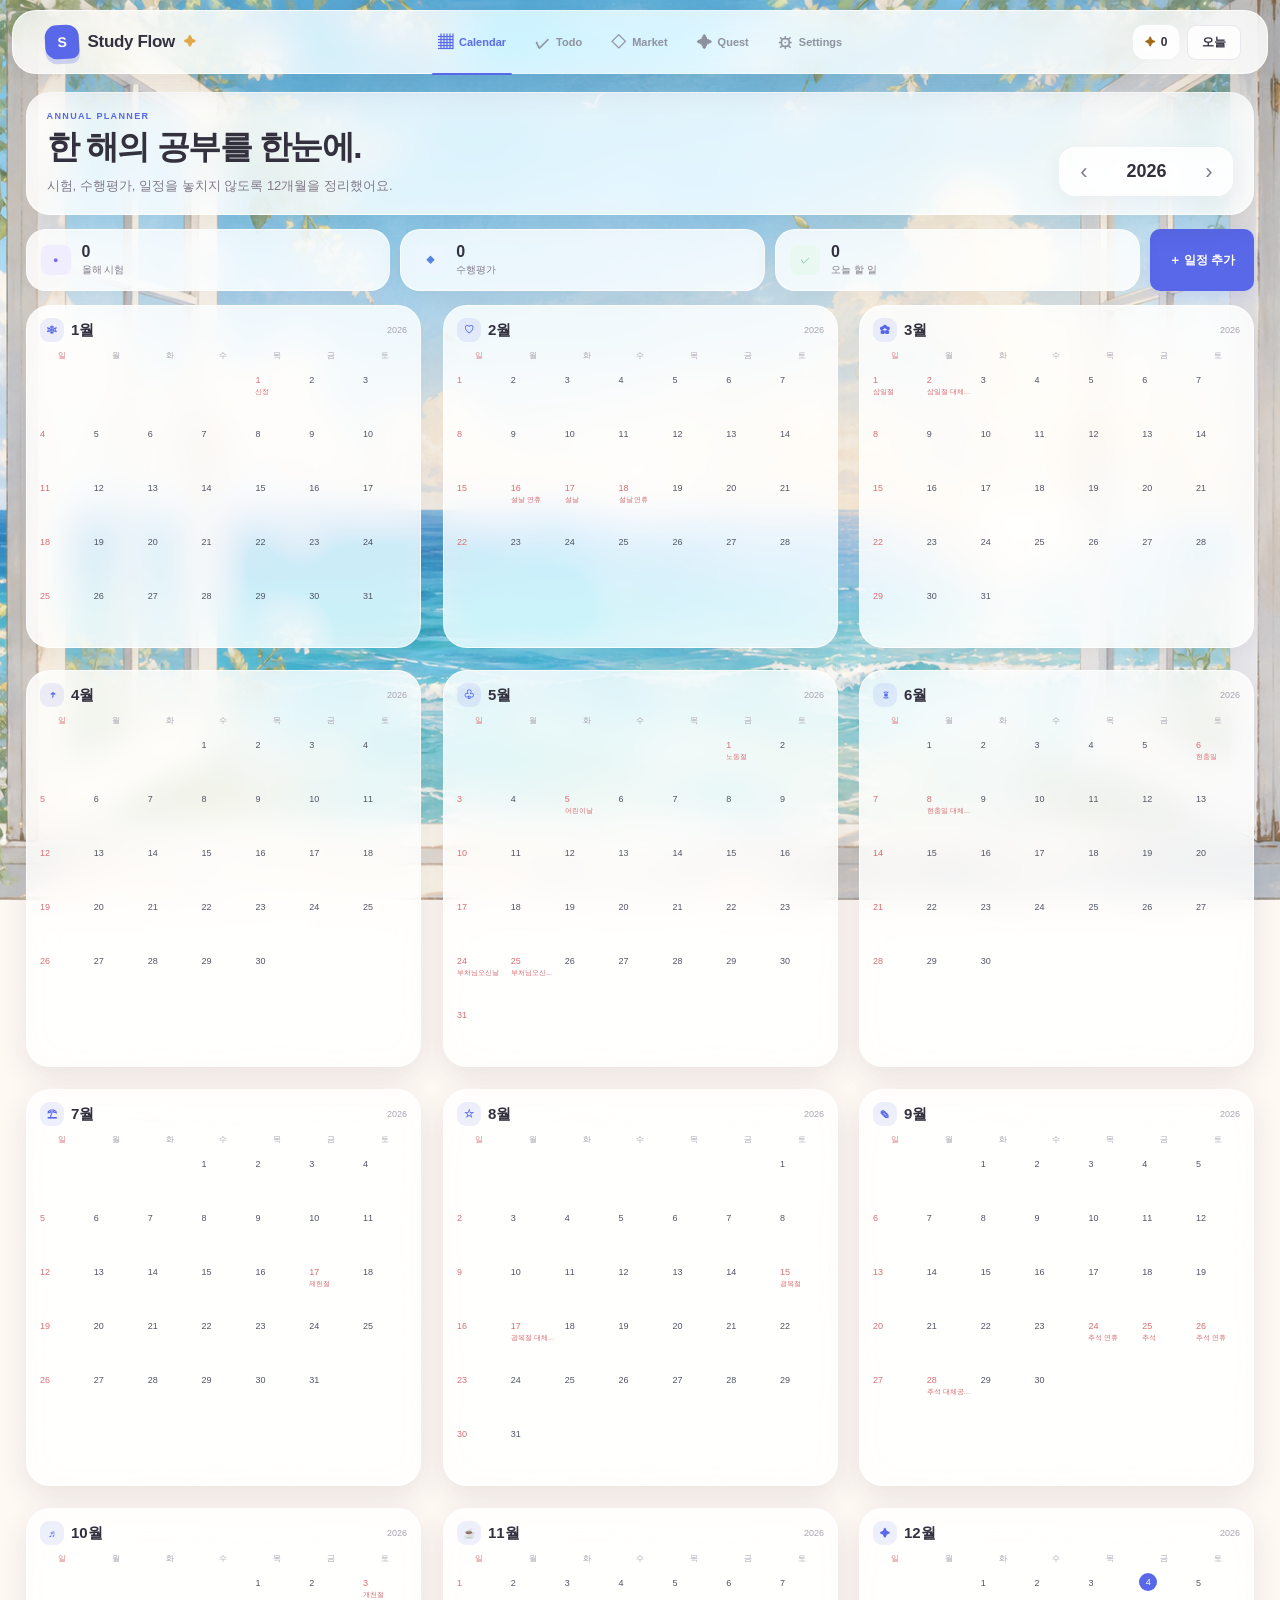
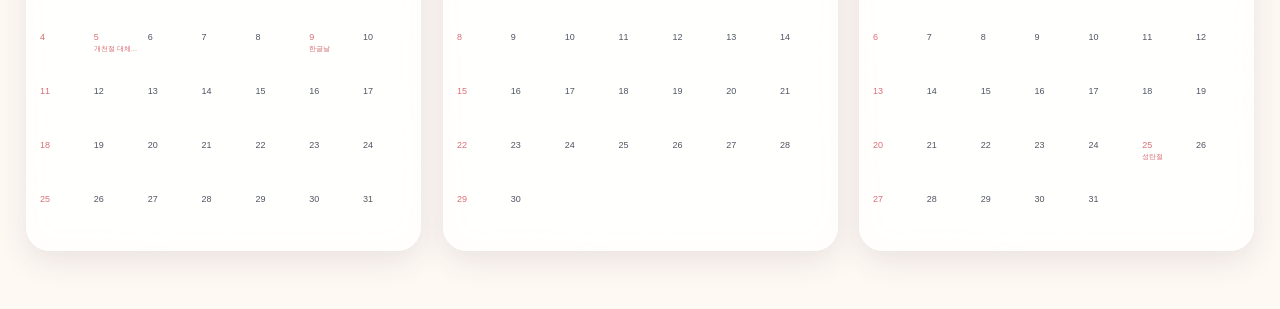
<file: index.html>
<!doctype html>
<html lang="ko">
<head>
  <meta charset="utf-8">
  <meta name="viewport" content="width=device-width, initial-scale=1, viewport-fit=cover">
  <meta name="theme-color" content="#5868e8">
  <meta name="description" content="연간 학사 일정, 시험과 수행평가, 과목별 메모와 Todo를 관리하는 스터디 플래너">
  <meta property="og:title" content="Study Flow">
  <meta property="og:description" content="한 해의 공부를 한눈에">
  <meta name="twitter:card" content="summary_large_image">
  <meta name="twitter:title" content="Study Flow">
  <meta name="twitter:description" content="한 해의 공부를 한눈에">
  <title>Study Flow | 스터디 플래너</title>
    <link rel="stylesheet" href="styles.css">
</head>
<body>
  <div class="app-background" aria-hidden="true"></div>
  <svg class="liquid-defs" aria-hidden="true" width="0" height="0">
    <defs>
      <filter id="liquid-glass-distortion" x="-20%" y="-20%" width="140%" height="140%">
        <feTurbulence type="fractalNoise" baseFrequency="0.012 0.02" numOctaves="2" seed="7" result="noise"/>
        <feGaussianBlur in="noise" stdDeviation="0.7" result="softNoise"/>
        <feDisplacementMap in="SourceGraphic" in2="softNoise" scale="16" xChannelSelector="R" yChannelSelector="B"/>
      </filter>
    </defs>
  </svg>
  <header class="topbar">
    <button class="brand" data-action="page" data-page="calendar" aria-label="Study Flow 홈"><span class="brand-mark">S</span>Study Flow <span class="brand-sparkle">✦</span></button>
    <div class="top-actions"><span class="token-chip" title="보유 토큰">✦ <b id="token-balance">0</b></span><button class="today-button" data-action="today">오늘</button></div>
  </header>
  <nav class="nav" aria-label="주 메뉴">
      <button class="active" data-action="page" data-page="calendar"><span class="nav-icon">▦</span>Calendar</button>
      <button data-action="page" data-page="todo"><span class="nav-icon">✓</span>Todo</button>
      <button data-action="page" data-page="market"><span class="nav-icon">◇</span>Market</button>
      <button data-action="page" data-page="quests"><span class="nav-icon">✦</span>Quest</button>
      <button data-action="page" data-page="settings"><span class="nav-icon">⚙</span>Settings</button>
  </nav>

  <main class="workspace">
    <section class="view active" id="calendar-view">
      <div class="page-head">
        <div><p class="eyebrow">ANNUAL PLANNER</p><h1>한 해의 공부를 한눈에.</h1><p class="subtitle">시험, 수행평가, 일정을 놓치지 않도록 12개월을 정리했어요.</p></div>
        <div class="year-switcher"><button data-action="year-prev" aria-label="이전 연도">‹</button><input id="year-input" type="number" min="1900" max="2100" aria-label="연도"><button data-action="year-next" aria-label="다음 연도">›</button></div>
      </div>
      <div class="summary" id="summary"></div>
      <div class="mobile-month-nav"><button data-action="month-prev" aria-label="이전 달">‹</button><strong id="mobile-month-label"></strong><button data-action="month-next" aria-label="다음 달">›</button></div>
      <div class="months" id="months"></div>
    </section>

    <section class="view" id="todo-view">
      <div class="page-head"><div><p class="eyebrow">FOCUS LIST</p><h1>오늘 할 공부</h1><p class="subtitle">작은 할 일을 끝내며 큰 목표에 가까워져요.</p></div><div class="section-progress"><b id="open-count">0</b><span>남은 할 일</span></div></div>
      <div class="todo-layout">
        <aside class="composer card">
          <div class="card-head"><span class="small-icon">＋</span><div><h2>새 할 일</h2><p>공부할 내용을 빠르게 기록하세요.</p></div></div>
          <form class="form" id="todo-form">
            <label>제목<input name="title" required placeholder="예: 수학 문제집 30~40쪽"></label>
            <div class="form-row"><label>과목<select name="subject" id="todo-subject"></select></label><label>마감일<input name="dueDate" type="date"></label></div>
            <label>중요도<div class="segmented" id="priority-picker"><button type="button" data-action="priority" data-value="low">Low</button><button type="button" class="selected" data-action="priority" data-value="medium">Medium</button><button type="button" data-action="priority" data-value="high">High</button></div></label>
            <label>메모<textarea name="note" rows="3" placeholder="기억할 내용을 적어 두세요."></textarea></label>
            <button class="primary full" type="submit">할 일 추가</button>
          </form>
        </aside>
        <div>
          <div class="filterbar"><div class="filters" id="todo-filters"></div><select id="subject-filter" class="hidden"></select></div>
          <div class="todo-list" id="todo-list"></div>
        </div>
      </div>
    </section>

    <section class="view" id="market-view">
      <div class="page-head market-head"><div><p class="eyebrow">BACKGROUND MARKET</p><h1>공부할수록 열리는 풍경</h1><p class="subtitle">Todo를 완료해 모은 토큰으로 새로운 배경을 잠금 해제하세요.</p></div><div class="wallet-card"><span>✦</span><div><small>보유 토큰</small><b id="market-token-balance">0</b></div></div></div>
      <div class="market-guide"><div><span>✓</span><p><b>Todo 1개 완료</b><small>100 토큰 획득</small></p></div><div><span>10</span><p><b>하루 최대 보상</b><small id="market-daily-progress">0 / 10 완료</small></p></div><div><span>◇</span><p><b>영구 소장</b><small>구매한 배경은 계속 사용 가능</small></p></div></div>
      <div class="market-grid" id="market-grid"></div>
    </section>

    <section class="view" id="quests-view">
      <div class="page-head"><div><p class="eyebrow">DAILY QUEST</p><h1>매일 조금씩, 꾸준하게</h1><p class="subtitle">새로운 공부 도전과 보상 시스템을 준비하고 있어요.</p></div><div class="quest-progress-card"><span id="quest-reward-count">0 / 10</span><small>오늘 Todo 보상</small></div></div>
      <section class="quest-coming card"><div class="quest-orbit" aria-hidden="true"><span>✦</span></div><p class="eyebrow">COMING SOON</p><h2>일일 퀘스트는 추후 업데이트됩니다</h2><p>연속 공부, 과목별 도전, 특별 토큰 보상처럼 매일 새롭게 달성할 수 있는 퀘스트를 준비 중이에요.</p><div class="planned-quests"><span>연속 출석</span><span>집중 공부</span><span>과목 도전</span></div></section>
    </section>

    <section class="view" id="settings-view">
      <div class="page-head"><div><p class="eyebrow">PERSONALIZE</p><h1>나만의 플래너</h1><p class="subtitle">강조색과 과목을 내 공부 방식에 맞게 설정하세요.</p></div></div>
      <div class="settings-grid">
        <section class="settings-card card"><div class="setting-head"><span class="setting-index">01</span><div><h2>화면 스타일</h2><p>강조색과 모든 창의 투명도를 조절하세요.</p></div></div><div class="accent-list" id="accent-list"></div><label class="custom-color"><span><b>Custom color</b><small>원하는 색을 직접 선택하세요.</small></span><input type="color" id="custom-accent"></label><label class="glass-control" for="glass-opacity"><span><b>창 투명도</b><small>모든 리퀴드 글래스 창에 함께 적용돼요.</small></span><div class="opacity-control"><input type="range" id="glass-opacity" min="10" max="100" step="1"><output id="glass-opacity-value" for="glass-opacity">80%</output></div></label></section>
        <section class="settings-card card subjects-card"><div class="setting-head"><span class="setting-index">02</span><div><h2>과목 및 색상</h2><p>시험과 수행평가 태그 색을 설정하세요.</p></div></div><div class="subject-list" id="subject-list"></div><form class="subject-add" id="subject-form"><input name="subjectName" required placeholder="새 과목 이름"><button class="primary" type="submit">＋ 과목 추가</button></form></section>
        <section class="settings-card card storage-card"><div class="setting-head"><span class="setting-index">03</span><div><h2>데이터 저장</h2><p>이 브라우저에 자동 저장됩니다.</p></div></div><div class="storage"><span>◎</span><div><b>Local storage 연결됨</b><small>새로고침해도 일정과 Todo가 유지돼요.</small></div></div></section>
        <section class="settings-card card background-card"><div class="setting-head"><span class="setting-index">04</span><div><h2>배경 일러스트</h2><p>화면 크기에 맞는 전용 배경이 자동으로 적용돼요.</p></div></div><div class="background-list" id="background-list"></div></section>
      </div>
    </section>
  </main>

  <div class="modal-layer hidden" id="modal-layer"><aside class="panel" role="dialog" aria-modal="true" aria-labelledby="panel-title"><div class="panel-head"><div><p>DATE DETAILS</p><h2 id="panel-title"></h2></div><button class="close" data-action="close-panel" aria-label="닫기">×</button></div><div class="panel-body" id="panel-body"></div></aside></div>
  <div class="toast" id="toast" role="status"></div>

    <script src="app.js"></script>
</body>
</html>
</file>
<file: styles.css>
:root {
      --accent:#7b73e8; --accent-soft:#f0efff; --accent-text:#fff;
      --bg:#fff9f4; --card:#fff; --ink:#34313f; --muted:#817b89;
      --subtle:#aaa3b1; --line:#ebe5ee; --danger:#d86272;
      --pink:#fff0f4; --peach:#fff3e6; --mint:#ecf8f2; --lemon:#fff8d9;
      --glass-opacity:.8;
    }
    *{box-sizing:border-box}
    html{min-height:100%;background:var(--bg);-webkit-text-size-adjust:100%}
    body{min-height:100%;margin:0;background:transparent;color:var(--ink);font-family:Arial,"Noto Sans KR",sans-serif}
    .app-background{position:fixed;inset:0;z-index:-1;background:#dae7f4 center/cover no-repeat;transition:background-image .25s ease}
    body[data-background="ocean"] .app-background{background-image:url("assets/backgrounds/ocean-desktop.png")}
    body[data-background="crystal"] .app-background{background-image:url("assets/backgrounds/crystal-desktop.png")}
    body[data-background="grassland"] .app-background{background-image:url("assets/backgrounds/grassland-desktop.png")}
    body[data-background="space"] .app-background{background-image:url("assets/backgrounds/space-desktop.png")}
    body[data-background="cliff"] .app-background{background-image:url("assets/backgrounds/cliff-desktop.png")}
    body[data-background="library"] .app-background{background-image:url("assets/backgrounds/library-desktop.png")}
    body[data-background="cafe"] .app-background{background-image:url("assets/backgrounds/cafe-desktop.png")}
    body[data-background="aquarium"] .app-background{background-image:url("assets/backgrounds/aquarium-desktop.png")}
    body[data-background="neon"] .app-background{background-image:url("assets/backgrounds/neon-desktop.png")}
    body[data-background="clockwork"] .app-background{background-image:url("assets/backgrounds/clockwork-desktop.png")}
    .liquid-defs{position:fixed;pointer-events:none}
    button,input,select,textarea{font:inherit;color:inherit}
    button{touch-action:manipulation}
    button:focus-visible,input:focus-visible,select:focus-visible,textarea:focus-visible{outline:2px solid var(--accent);outline-offset:2px}
    input,select,textarea{width:100%;border:1px solid var(--line);border-radius:10px;background:rgb(255 255 255 / var(--glass-opacity))}
    input:focus,select:focus,textarea:focus{outline:0;border-color:var(--accent);box-shadow:0 0 0 3px var(--accent-soft)}
    textarea{resize:vertical;line-height:1.55}
    .hidden{display:none!important}
    .topbar{position:sticky;top:10px;z-index:30;width:calc(100% - 24px);height:64px;margin:0 12px;display:grid;grid-template-columns:1fr auto;align-items:center;padding:0 2vw;background:rgb(255 255 255 / var(--glass-opacity));border:1px solid rgba(255,255,255,.75);border-radius:24px;box-shadow:0 10px 35px rgba(53,49,70,.12);backdrop-filter:blur(18px) saturate(1.2)}
    .brand{display:flex;align-items:center;gap:9px;width:max-content;border:0;background:transparent;font-size:17px;font-weight:800;letter-spacing:-.02em;cursor:pointer}
    .brand-mark{display:grid;place-items:center;width:34px;height:34px;border-radius:12px 12px 8px 12px;background:var(--accent);color:var(--accent-text);font-size:14px;box-shadow:0 5px 0 color-mix(in srgb,var(--accent) 25%,transparent);transform:rotate(-3deg)}
    .brand-sparkle{color:#e2a84a;font-size:12px}
    .nav{position:fixed;top:10px;left:50%;z-index:31;display:flex;height:64px;gap:17px;transform:translateX(-50%)}
    .nav button{position:relative;display:flex;align-items:center;gap:6px;border:0;background:transparent;color:#8c919d;font-size:11px;font-weight:700;cursor:pointer}
    .nav button.active{color:var(--accent)}
    .nav button.active:after{content:"";position:absolute;right:0;bottom:-1px;left:0;height:2px;border-radius:2px;background:var(--accent)}
    .nav-icon{font-size:15px}
    .top-actions{display:flex;justify-content:flex-end;align-items:center;gap:8px}
    .token-chip{display:flex;align-items:center;gap:5px;min-height:34px;padding:7px 11px;border:1px solid rgba(255,255,255,.8);border-radius:12px;background:rgb(255 255 255 / var(--glass-opacity));color:#a06b18;font-size:11px}.token-chip b{color:var(--ink);font-size:12px}
    .today-button{padding:8px 14px;border:1px solid var(--line);border-radius:9px;background:rgb(255 255 255 / var(--glass-opacity));font-size:12px;font-weight:700;cursor:pointer}
    .workspace{width:100%;margin:0;padding:28px 2vw 58px}
    .view{display:none}.view.active{display:block}
    .page-head{display:flex;justify-content:space-between;align-items:flex-end;gap:20px;margin-bottom:14px;padding:18px 20px;background:rgb(255 255 255 / var(--glass-opacity));border:1px solid rgba(255,255,255,.72);border-radius:24px;box-shadow:0 10px 30px rgba(53,49,70,.1);backdrop-filter:blur(18px) saturate(1.15)}
    .eyebrow{margin:0 0 8px;color:var(--accent);font-size:9px;font-weight:850;letter-spacing:.15em}
    h1{margin:0;font-size:clamp(28px,2.6vw,40px);line-height:1.1;letter-spacing:-.045em}
    .subtitle{margin:10px 0 0;color:var(--muted);font-size:13px;line-height:1.6}
    .year-switcher{display:flex;align-items:center;gap:12px;padding:6px;border:1px solid rgba(255,255,255,.8);border-radius:16px;background:rgb(255 255 255 / var(--glass-opacity));box-shadow:0 7px 22px rgba(31,35,48,.05)}
    .year-switcher button{width:35px;height:35px;border:0;border-radius:8px;background:transparent;color:var(--muted);font-size:22px;cursor:pointer}
    .year-switcher button:hover{background:var(--accent-soft);color:var(--accent)}
    .year-switcher input{width:66px;padding:0;border:0;box-shadow:none;font-size:18px;font-weight:800;text-align:center;appearance:textfield}
    .year-switcher input::-webkit-inner-spin-button{display:none}
    .summary{display:grid;grid-template-columns:repeat(3,minmax(140px,1fr)) auto;gap:10px;margin-bottom:14px}
    .summary-card{display:flex;align-items:center;gap:11px;min-height:62px;padding:11px 14px;border:1px solid rgba(255,255,255,.75);border-radius:20px;background:rgb(255 255 255 / var(--glass-opacity));box-shadow:0 8px 24px rgba(53,49,70,.09);backdrop-filter:blur(16px)}
    .summary-icon{display:grid;place-items:center;width:30px;height:30px;border-radius:8px;font-size:9px}
    .summary-icon.exam{background:#f0edff;color:#806bea}.summary-icon.assignment{background:#edf5ff;color:#5386dc}.summary-icon.todo{background:#eaf8f2;color:#4da88a}
    .summary-card div{display:flex;flex-direction:column}.summary-card b{font-size:16px}.summary-card small{margin-top:2px;color:var(--muted);font-size:10px}
    .primary{border:0;border-radius:10px;background:var(--accent);color:var(--accent-text);font-weight:750;cursor:pointer;box-shadow:0 7px 18px color-mix(in srgb,var(--accent) 18%,transparent)}
    .summary>.primary{padding:0 19px;font-size:12px}
    .mobile-month-nav{display:none}
    .months{display:grid;grid-template-columns:repeat(3,minmax(0,1fr));gap:22px;width:min(100%,1320px);margin-inline:auto;perspective:1200px}
    .month-card{--tilt-rx:0deg;--tilt-ry:0deg;--tilt-scale:1;--shine-x:50%;--shine-y:50%;position:relative;overflow:hidden;border:1px solid rgba(255,255,255,.76);border-radius:24px;background:radial-gradient(circle at var(--shine-x) var(--shine-y),rgba(255,255,255,.28),transparent 38%),rgb(255 255 255 / var(--glass-opacity));box-shadow:0 10px 30px rgba(53,49,70,.11);backdrop-filter:blur(18px) saturate(1.15);transform:perspective(900px) rotateX(var(--tilt-rx)) rotateY(var(--tilt-ry)) scale(var(--tilt-scale));transform-style:preserve-3d;transform-origin:center;transition:transform .55s cubic-bezier(.2,.8,.2,1),box-shadow .35s ease;will-change:transform}
    .month-card.tilt-active{--tilt-scale:1.035;z-index:3;box-shadow:0 22px 48px rgba(35,30,56,.2);transition:transform .08s linear,box-shadow .2s ease}
    .month-title{display:flex;justify-content:space-between;align-items:center;padding:12px 13px 8px}.month-title h2{display:flex;align-items:center;gap:7px;margin:0;font-size:15px}.month-title span{color:var(--subtle);font-size:9px}.month-symbol{display:grid;place-items:center;width:24px;height:24px;border-radius:9px;background:var(--accent-soft);color:var(--accent);font-size:10px;font-style:normal}
    .week,.days{display:grid;grid-template-columns:repeat(7,minmax(0,1fr))}
    .week{padding:0 8px;color:var(--subtle);font-size:8px;text-align:center}.week span:first-child{color:#df7b81}
    .days{padding:6px 8px 10px}
    .day{position:relative;min-width:0;min-height:54px;padding:5px 4px;border:1px solid transparent;border-radius:7px;cursor:pointer;transition:.14s}
    .day:not(.blank):hover{background:#f7f8fa}.day.selected{border-color:var(--accent);background:var(--accent-soft)}
    .day.today .number{display:grid;place-items:center;width:18px;height:18px;margin:-3px 0 0 -3px;border-radius:50%;background:var(--accent);color:var(--accent-text)}
    .day-top{display:flex;justify-content:space-between;gap:2px}.number{font-size:9px;line-height:14px;color:#505562}.day:nth-child(7n+1) .number,.day.holiday .number{color:#d96e75}
    .todo-badge{overflow:hidden;color:var(--accent);font-size:6.8px;white-space:nowrap;text-overflow:ellipsis}
    .holiday-name{display:block;overflow:hidden;margin-top:1px;color:#d96e75;font-size:6.5px;white-space:nowrap;text-overflow:ellipsis}
    .event-pills{display:flex;flex-direction:column;gap:2px;margin-top:3px}
    .event-pill{overflow:hidden;width:100%;padding:2px 3px;border:0;border-left:2px solid;border-radius:3px;font-size:7px;font-weight:750;line-height:1.3;text-align:left;white-space:nowrap;text-overflow:ellipsis;cursor:pointer}
    .more{padding-left:3px;color:var(--muted);font-size:7px;font-weight:750}
    .section-progress{display:flex;flex-direction:column;align-items:flex-end}.section-progress b{color:var(--accent);font-size:28px}.section-progress span{color:var(--muted);font-size:10px}
    .todo-layout{display:grid;grid-template-columns:330px minmax(0,1fr);gap:17px;align-items:start}
    .card{border:1px solid rgba(255,255,255,.75);border-radius:24px;background:rgb(255 255 255 / var(--glass-opacity));box-shadow:0 10px 30px rgba(53,49,70,.1);backdrop-filter:blur(18px) saturate(1.15)}
    .composer{position:sticky;top:84px;padding:23px}
    .card-head{display:flex;align-items:flex-start;gap:11px;margin-bottom:20px}.small-icon{display:grid;place-items:center;width:31px;height:31px;border-radius:9px;background:var(--accent-soft);color:var(--accent);font-weight:800}.card-head h2,.setting-head h2{margin:0;font-size:17px}.card-head p,.setting-head p{margin:4px 0 0;color:var(--muted);font-size:9px;line-height:1.5}
    .form{display:flex;flex-direction:column;gap:14px}.form label,.field{display:flex;flex-direction:column;gap:6px;color:#505663;font-size:10px;font-weight:750}.form input,.form select,.form textarea{padding:10px 11px;font-size:11px;font-weight:500}.form-row{display:grid;grid-template-columns:1fr 1fr;gap:8px}
    .segmented{display:grid;grid-template-columns:repeat(3,1fr);gap:4px;padding:4px;border-radius:9px;background:var(--bg)}.segmented button{padding:7px 4px;border:0;border-radius:7px;background:transparent;color:var(--muted);font-size:9px;font-weight:750;cursor:pointer}.segmented button.selected{background:rgb(255 255 255 / var(--glass-opacity));color:var(--accent);box-shadow:0 2px 7px rgba(30,34,47,.07)}
    .full{width:100%;padding:12px 15px}
    .filterbar{display:flex;justify-content:space-between;align-items:center;gap:10px;min-height:52px;padding:7px;margin-bottom:11px;border:1px solid rgba(255,255,255,.75);border-radius:20px;background:rgb(255 255 255 / var(--glass-opacity));box-shadow:0 8px 24px rgba(53,49,70,.08);backdrop-filter:blur(16px)}
    .filters{display:flex;gap:2px;overflow-x:auto}.filters button{padding:8px 12px;border:0;border-radius:8px;background:transparent;color:var(--muted);font-size:9px;font-weight:750;white-space:nowrap;cursor:pointer}.filters button.active{background:var(--accent-soft);color:var(--accent)}
    .filterbar select{width:116px;padding:7px;font-size:9px}
    .todo-list{display:flex;flex-direction:column;gap:8px}
    .todo-item{display:grid;grid-template-columns:auto minmax(0,1fr) auto;gap:12px;align-items:start;padding:16px;border:1px solid rgba(255,255,255,.75);border-radius:20px;background:rgb(255 255 255 / var(--glass-opacity));box-shadow:0 7px 22px rgba(53,49,70,.08);backdrop-filter:blur(15px)}.todo-item.high{border-left:3px solid #df747b}.todo-item.done{opacity:.62}.todo-item.done h3{text-decoration:line-through}
    .check{display:grid;place-items:center;width:21px;height:21px;border:1.5px solid var(--subject-color,#999);border-radius:6px;background:rgb(255 255 255 / var(--glass-opacity));color:#fff;font-size:11px;cursor:pointer}.todo-item.done .check{border-color:var(--accent);background:var(--accent)}
    .todo-title{display:flex;align-items:center;gap:7px}.todo-title h3{margin:0;font-size:12px}.priority{padding:3px 6px;border-radius:5px;font-size:7px;font-weight:800;text-transform:uppercase}.priority.low{background:#edf4f2;color:#648078}.priority.medium{background:#fbf2e3;color:#a67a3e}.priority.high{background:#fcebec;color:#c75b63}
    .todo-meta{display:flex;gap:10px;margin-top:6px;color:var(--muted);font-size:8px}.dot{display:inline-block;width:6px;height:6px;margin-right:4px;border-radius:50%}.todo-note{margin:8px 0 0;color:var(--muted);font-size:9px}.delete{border:0;background:transparent;color:var(--subtle);font-size:17px;cursor:pointer}.delete:hover{color:var(--danger)}
    .empty-state{display:grid;place-items:center;min-height:240px;padding:35px;border:1px dashed #dadde4;border-radius:13px;background:rgb(255 255 255 / var(--glass-opacity));text-align:center}.empty-state b{font-size:13px}.empty-state p{margin:5px 0 0;color:var(--muted);font-size:10px}
    .wallet-card{display:flex;align-items:center;gap:10px;min-width:140px;padding:11px 14px;border:1px solid rgba(255,255,255,.8);border-radius:18px;background:rgb(255 255 255 / var(--glass-opacity));box-shadow:0 7px 20px rgba(53,49,70,.08)}.wallet-card>span{display:grid;place-items:center;width:34px;height:34px;border-radius:12px;background:#fff4cf;color:#b57a1b;font-size:16px}.wallet-card div{display:flex;flex-direction:column}.wallet-card small{color:var(--muted);font-size:8px}.wallet-card b{margin-top:2px;font-size:18px}
    .market-guide{display:grid;grid-template-columns:repeat(3,1fr);gap:12px;margin-bottom:16px}.market-guide>div{display:flex;align-items:center;gap:10px;padding:13px 15px;border:1px solid rgba(255,255,255,.76);border-radius:18px;background:rgb(255 255 255 / var(--glass-opacity));box-shadow:0 7px 22px rgba(53,49,70,.08)}.market-guide>div>span{display:grid;place-items:center;width:31px;height:31px;border-radius:11px;background:var(--accent-soft);color:var(--accent);font-size:10px;font-weight:850}.market-guide p{display:flex;flex-direction:column;margin:0}.market-guide b{font-size:11px}.market-guide small{margin-top:3px;color:var(--muted);font-size:8px}
    .market-grid{display:grid;grid-template-columns:repeat(3,minmax(0,1fr));gap:18px}.market-card{overflow:hidden;padding:0;transition:transform .2s ease,box-shadow .2s ease}.market-card:hover{transform:translateY(-3px);box-shadow:0 17px 38px rgba(40,34,60,.15)}.market-card.active{outline:2px solid var(--accent);outline-offset:2px}.market-image{position:relative;overflow:hidden;aspect-ratio:16/9}.market-image picture,.market-image img{display:block;width:100%;height:100%}.market-image img{object-fit:cover;transition:transform .35s ease}.market-card:hover .market-image img{transform:scale(1.025)}.ownership{position:absolute;top:10px;right:10px;padding:5px 8px;border-radius:999px;background:rgba(31,34,47,.66);color:#fff;font-size:7px;font-weight:850;letter-spacing:.06em;backdrop-filter:blur(8px)}.ownership.owned{background:rgba(64,147,116,.76)}.market-card-body{padding:14px}.market-title{display:flex;align-items:flex-start;gap:9px}.market-title>span{display:grid;place-items:center;flex:0 0 31px;width:31px;height:31px;border-radius:11px;background:var(--accent-soft);color:var(--accent);font-size:13px}.market-title h2{margin:0;font-size:14px}.market-title p{margin:4px 0 0;color:var(--muted);font-size:8px}.market-buy{width:100%;min-height:40px;margin-top:13px;border:0;border-radius:12px;background:var(--accent);color:var(--accent-text);font-size:10px;font-weight:800;cursor:pointer}.market-buy.owned{background:var(--accent-soft);color:var(--accent)}.market-buy.poor:not(.owned){filter:saturate(.45);opacity:.7}.market-buy:disabled{cursor:default;opacity:.72}
    .quest-progress-card{display:flex;flex-direction:column;align-items:flex-end}.quest-progress-card span{color:var(--accent);font-size:24px;font-weight:850}.quest-progress-card small{margin-top:3px;color:var(--muted);font-size:9px}.quest-coming{display:grid;place-items:center;min-height:430px;padding:44px;text-align:center}.quest-orbit{position:relative;display:grid;place-items:center;width:90px;height:90px;margin-bottom:22px;border:1px dashed color-mix(in srgb,var(--accent) 45%,transparent);border-radius:50%}.quest-orbit:before,.quest-orbit:after{content:"";position:absolute;border:1px solid color-mix(in srgb,var(--accent) 18%,transparent);border-radius:50%}.quest-orbit:before{inset:10px}.quest-orbit:after{inset:24px}.quest-orbit span{display:grid;place-items:center;width:42px;height:42px;border-radius:15px;background:var(--accent);color:var(--accent-text);box-shadow:0 9px 22px color-mix(in srgb,var(--accent) 28%,transparent)}.quest-coming h2{margin:0;font-size:22px}.quest-coming>p:not(.eyebrow){max-width:510px;margin:12px auto 22px;color:var(--muted);font-size:11px;line-height:1.8}.planned-quests{display:flex;flex-wrap:wrap;justify-content:center;gap:8px}.planned-quests span{padding:8px 12px;border:1px solid var(--line);border-radius:999px;background:rgb(255 255 255 / var(--glass-opacity));color:var(--muted);font-size:9px;font-weight:750}
    .settings-grid{display:grid;grid-template-columns:repeat(2,minmax(0,1fr));gap:14px}.settings-card{padding:24px}.subjects-card{grid-row:span 2}.setting-head{display:flex;gap:11px;margin-bottom:20px}.setting-index{color:var(--accent);font-size:9px;font-weight:850}
    .accent-list{display:flex;gap:9px;margin:5px 0 18px}.accent-list button{display:grid;place-items:center;width:35px;height:35px;border:3px solid #fff;border-radius:50%;color:#fff;cursor:pointer;box-shadow:0 0 0 1px var(--line)}.accent-list button.selected{box-shadow:0 0 0 2px var(--accent)}
    .custom-color{display:flex;justify-content:space-between;align-items:center;padding:12px;border:1px solid var(--line);border-radius:10px}.custom-color span{display:flex;flex-direction:column}.custom-color b{font-size:10px}.custom-color small{margin-top:3px;color:var(--muted);font-size:8px}.custom-color input{width:34px;height:31px;padding:1px;cursor:pointer}
    .glass-control{display:flex;justify-content:space-between;align-items:center;gap:16px;margin-top:10px;padding:12px;border:1px solid var(--line);border-radius:10px}.glass-control>span{display:flex;flex-direction:column}.glass-control b{font-size:10px}.glass-control small{margin-top:3px;color:var(--muted);font-size:8px}.opacity-control{display:flex;align-items:center;gap:9px;min-width:160px}.opacity-control input{height:5px;padding:0;border:0;border-radius:10px;accent-color:var(--accent);cursor:pointer}.opacity-control output{min-width:34px;color:var(--accent);font-size:10px;font-weight:800;text-align:right}
    .background-card{grid-column:1/-1}.background-list{display:grid;grid-template-columns:repeat(5,minmax(0,1fr));gap:10px}.background-option{position:relative;overflow:hidden;min-width:0;padding:0;border:2px solid transparent;border-radius:18px;background:rgb(255 255 255 / var(--glass-opacity));cursor:pointer;box-shadow:0 6px 18px rgba(53,49,70,.08);transition:transform .16s,border-color .16s}.background-option:hover{transform:translateY(-2px)}.background-option.selected{border-color:var(--accent);box-shadow:0 0 0 3px var(--accent-soft),0 8px 20px rgba(53,49,70,.12)}.background-option.locked img{filter:saturate(.55) brightness(.72)}.background-option img{display:block;width:100%;aspect-ratio:16/9;object-fit:cover}.background-option>span{display:flex;align-items:center;gap:6px;padding:9px 10px}.background-option i{display:grid;place-items:center;width:22px;height:22px;border-radius:8px;background:var(--accent-soft);color:var(--accent);font-style:normal}.background-option b{overflow:hidden;font-size:10px;white-space:nowrap;text-overflow:ellipsis}.background-option em{margin-left:auto;font-size:9px;font-style:normal}
    .subject-list{display:grid;grid-template-columns:repeat(2,minmax(0,1fr));gap:7px}.subject-row{display:grid;grid-template-columns:auto 1fr auto;align-items:center;gap:7px;padding:9px;border:1px solid var(--line);border-radius:9px}.subject-row input{width:23px;height:23px;padding:0;border:0;cursor:pointer}.subject-row span{overflow:hidden;font-size:10px;font-weight:650;white-space:nowrap;text-overflow:ellipsis}.subject-row button{border:0;background:transparent;color:var(--subtle);cursor:pointer}
    .subject-add{display:grid;grid-template-columns:1fr auto;gap:7px;margin-top:11px}.subject-add input{padding:10px;font-size:10px}.subject-add button{padding:0 13px;font-size:9px}
    .storage{display:flex;align-items:center;gap:11px;padding:13px;border-radius:10px;background:#edf7f3}.storage span{display:grid;place-items:center;width:31px;height:31px;border-radius:9px;background:#ddefe8;color:#3f987a}.storage div{display:flex;flex-direction:column}.storage b{font-size:10px}.storage small{margin-top:3px;color:#6f8e83;font-size:8px}
    .modal-layer{position:fixed;inset:0;z-index:80;background:rgba(27,30,40,.24);backdrop-filter:blur(2px)}
    .panel{position:absolute;top:10px;right:10px;bottom:10px;width:min(430px,calc(100% - 20px));overflow:hidden;background:rgb(255 255 255 / var(--glass-opacity));border:1px solid rgba(255,255,255,.78);border-radius:28px;box-shadow:-18px 0 42px rgba(25,28,37,.16);backdrop-filter:blur(22px)}
    .panel-head{display:flex;justify-content:space-between;gap:15px;padding:23px 22px 18px;border-bottom:1px solid var(--line)}.panel-head p{margin:0 0 6px;color:var(--accent);font-size:8px;font-weight:850;letter-spacing:.13em}.panel-head h2{margin:0;font-size:17px}.close{width:33px;height:33px;border:0;border-radius:9px;background:var(--bg);color:var(--muted);font-size:20px;cursor:pointer}
    .panel-body{height:calc(100% - 86px);overflow-y:auto;padding:20px 22px 30px}.holiday-banner{padding:9px 11px;margin-bottom:9px;border-radius:8px;background:#fff0f1;color:#c45f66;font-size:9px;font-weight:750}
    .back{padding:0;margin-bottom:15px;border:0;background:transparent;color:var(--accent);font-size:9px;font-weight:750;cursor:pointer}.panel h3{margin:0 0 13px;font-size:14px}
    .panel-events{display:flex;flex-direction:column;gap:7px;margin-bottom:13px}.panel-event{display:grid;grid-template-columns:4px 1fr auto;gap:10px;align-items:center;width:100%;padding:11px;border:1px solid var(--line);border-radius:10px;background:rgb(255 255 255 / var(--glass-opacity));text-align:left;cursor:pointer}.panel-event i{width:4px;height:32px;border-radius:4px}.panel-event span{display:flex;flex-direction:column}.panel-event small{color:var(--muted);font-size:8px}.panel-event b{margin-top:3px;font-size:11px}.panel-event em{color:var(--subtle);font-size:19px;font-style:normal}
    .panel-empty{display:grid;place-items:center;min-height:135px;margin-bottom:13px;border:1px dashed #dce0e7;border-radius:11px;color:var(--muted);font-size:9px}
    .detail-title{display:flex;align-items:center;gap:10px;padding:13px;margin-bottom:17px;border-radius:10px;background:var(--bg)}.detail-title>i{width:5px;height:38px;border-radius:4px}.detail-title span{display:flex;flex-direction:column}.detail-title small{color:var(--muted);font-size:8px}.detail-title b{margin-top:3px;font-size:14px}
    .memo-fields{display:flex;flex-direction:column;gap:13px}.memo-fields label{display:flex;flex-direction:column;gap:6px}.memo-fields label span{display:flex;flex-direction:column}.memo-fields b{font-size:10px}.memo-fields small{margin-top:3px;color:var(--muted);font-size:8px}.memo-fields textarea{padding:10px;font-size:10px}
    .auto-save{margin:10px 0 13px;color:#4b9c7f;font-size:8px}.related{width:100%;padding:10px;margin-bottom:7px;border:1px solid var(--accent);border-radius:9px;background:var(--accent-soft);color:var(--accent);font-size:9px;font-weight:750;cursor:pointer}.related:disabled{border-color:var(--line);background:#edf6f2;color:#639080}.danger{width:100%;padding:9px;border:0;background:transparent;color:var(--danger);font-size:9px;font-weight:750;cursor:pointer}
    .shortcut{margin:-2px 0 0;color:var(--muted);font-size:8px}
    .toast{position:fixed;z-index:120;left:50%;bottom:24px;max-width:calc(100% - 30px);padding:10px 15px;border-radius:9px;background:#232735;color:#fff;font-size:10px;transform:translate(-50%,20px);opacity:0;pointer-events:none;transition:.2s}.toast.show{transform:translate(-50%,0);opacity:1}
    .topbar,.nav,.page-head,.year-switcher,.summary-card,.month-card,.card,.filterbar,.todo-item,.empty-state,.token-chip,.wallet-card,.market-guide>div,.background-option,.planned-quests span,.panel,.panel-event{
      -webkit-backdrop-filter:blur(18px) saturate(1.28) contrast(1.04);
      backdrop-filter:blur(18px) saturate(1.28) contrast(1.04)
    }
    @supports ((-webkit-backdrop-filter:url("#liquid-glass-distortion")) or (backdrop-filter:url("#liquid-glass-distortion"))){
      .topbar,.nav,.page-head,.year-switcher,.summary-card,.month-card,.card,.filterbar,.todo-item,.empty-state,.token-chip,.wallet-card,.market-guide>div,.background-option,.planned-quests span,.panel,.panel-event{
        -webkit-backdrop-filter:url("#liquid-glass-distortion") blur(18px) saturate(1.3) contrast(1.06);
        backdrop-filter:url("#liquid-glass-distortion") blur(18px) saturate(1.3) contrast(1.06)
      }
    }
    @media(min-width:1420px){.months{grid-template-columns:repeat(4,minmax(0,1fr));gap:24px;width:min(100%,1560px)}.day{min-height:52px}}
    @media(max-width:1080px){.months{grid-template-columns:repeat(2,minmax(0,1fr));gap:18px;width:min(100%,850px)}.summary{grid-template-columns:repeat(3,1fr)}.summary>.primary{grid-column:1/-1;min-height:44px}.todo-layout{grid-template-columns:280px minmax(0,1fr)}.market-grid{grid-template-columns:repeat(2,minmax(0,1fr))}}
    @media(max-width:700px){
      body[data-background="ocean"] .app-background{background-image:url("assets/backgrounds/ocean-mobile.png")}
      body[data-background="crystal"] .app-background{background-image:url("assets/backgrounds/crystal-mobile.png")}
      body[data-background="grassland"] .app-background{background-image:url("assets/backgrounds/grassland-mobile.png")}
      body[data-background="space"] .app-background{background-image:url("assets/backgrounds/space-mobile.png")}
      body[data-background="cliff"] .app-background{background-image:url("assets/backgrounds/cliff-mobile.png")}
      body[data-background="library"] .app-background{background-image:url("assets/backgrounds/library-mobile.png")}
      body[data-background="cafe"] .app-background{background-image:url("assets/backgrounds/cafe-mobile.png")}
      body[data-background="aquarium"] .app-background{background-image:url("assets/backgrounds/aquarium-mobile.png")}
      body[data-background="neon"] .app-background{background-image:url("assets/backgrounds/neon-mobile.png")}
      body[data-background="clockwork"] .app-background{background-image:url("assets/backgrounds/clockwork-mobile.png")}
      .topbar{top:7px;width:calc(100% - 14px);height:59px;margin:0 7px;grid-template-columns:minmax(0,1fr) auto;padding:0 13px;border-radius:20px}.brand{min-width:0;font-size:15px}.brand-mark{flex:0 0 30px;width:30px;height:30px}.brand-sparkle{display:none}.top-actions{display:flex}.today-button{display:none}.token-chip{min-height:32px;padding:6px 9px;font-size:10px}.token-chip b{font-size:11px}
      .nav{position:fixed;top:auto;right:7px;bottom:7px;left:7px;z-index:50;height:calc(62px + env(safe-area-inset-bottom));justify-content:space-around;gap:0;padding:0 5px env(safe-area-inset-bottom);transform:none;background:rgb(255 255 255 / var(--glass-opacity));border:1px solid rgba(255,255,255,.75);border-radius:22px;box-shadow:0 9px 28px rgba(53,49,70,.14)}
      .nav button{flex:1;min-width:0;flex-direction:column;justify-content:center;gap:3px;padding-inline:2px;font-size:8px}.nav button.active:after{top:0;bottom:auto;left:22%;right:22%}.nav-icon{font-size:14px}
      .workspace{padding:22px 7px calc(82px + env(safe-area-inset-bottom))}.page-head{align-items:stretch;flex-direction:column;gap:14px;margin-bottom:12px;padding:16px;border-radius:22px}h1{font-size:28px}.subtitle{max-width:330px}.year-switcher{justify-content:space-between}
      .summary{display:flex;overflow-x:auto;padding-bottom:3px;scrollbar-width:none}.summary::-webkit-scrollbar{display:none}.summary-card{flex:0 0 142px}.summary>.primary{flex:0 0 118px;min-height:62px}
      .mobile-month-nav{display:flex;align-items:center;justify-content:space-between;margin:12px 0 9px}.mobile-month-nav button{width:40px;height:40px;border:1px solid var(--line);border-radius:10px;background:rgb(255 255 255 / var(--glass-opacity));color:var(--muted);font-size:20px}.mobile-month-nav strong{font-size:15px}
      .months{display:block;width:100%;margin:0}.month-card{display:none}.month-card.mobile-active{display:block}.month-title{padding:18px 16px 13px}.month-title h2{font-size:18px}.month-symbol{width:27px;height:27px;font-size:12px}.week{font-size:10px}.day{min-height:64px;padding:7px 4px}.number{font-size:11px}.holiday-name{font-size:7px}.event-pill{padding:3px;font-size:7.5px}.todo-badge{font-size:7px}
      .section-progress{align-items:flex-start}.todo-layout{grid-template-columns:1fr}.composer{position:static;padding:20px}.filterbar{align-items:stretch;flex-direction:column}.filterbar select{width:100%}.filters{width:100%}.todo-item{padding:15px 13px}.market-head .wallet-card{width:100%}.market-guide{grid-template-columns:1fr;gap:8px}.market-grid{grid-template-columns:1fr;gap:12px}.quest-progress-card{align-items:flex-start}.quest-coming{min-height:350px;padding:30px 18px}.quest-coming h2{font-size:19px}.settings-grid{grid-template-columns:1fr}.subjects-card{grid-row:auto}.settings-card{padding:20px}.glass-control{align-items:stretch;flex-direction:column}.opacity-control{width:100%;min-width:0}.background-card{grid-column:auto}.background-list{grid-template-columns:repeat(2,minmax(0,1fr))}.background-option:last-child{grid-column:auto}.subject-list{grid-template-columns:1fr}.subject-add{grid-template-columns:1fr}.subject-add button{padding:11px}
      .panel{top:7px;right:7px;bottom:7px;width:calc(100% - 14px);height:auto;padding-top:env(safe-area-inset-top);border-radius:24px}.panel-head{padding:17px 17px 14px}.panel-head h2{font-size:16px}.panel-body{height:calc(100% - 75px - env(safe-area-inset-top));padding:17px 17px calc(26px + env(safe-area-inset-bottom))}
      .toast{bottom:calc(76px + env(safe-area-inset-bottom))}
    }
    @media(max-width:390px){.day{min-height:59px}.form-row{grid-template-columns:1fr}.todo-title{align-items:flex-start;flex-direction:column;gap:4px}.nav button{font-size:7px}.brand{font-size:14px}.token-chip{padding-inline:7px}}
    @media(hover:none),(pointer:coarse){.month-card,.month-card.tilt-active{--tilt-rx:0deg!important;--tilt-ry:0deg!important;--tilt-scale:1!important;transform:none;will-change:auto}}
    @media(prefers-reduced-motion:reduce){*{scroll-behavior:auto!important;transition-duration:.01ms!important}.month-card{transform:none!important;will-change:auto}}
</file>
